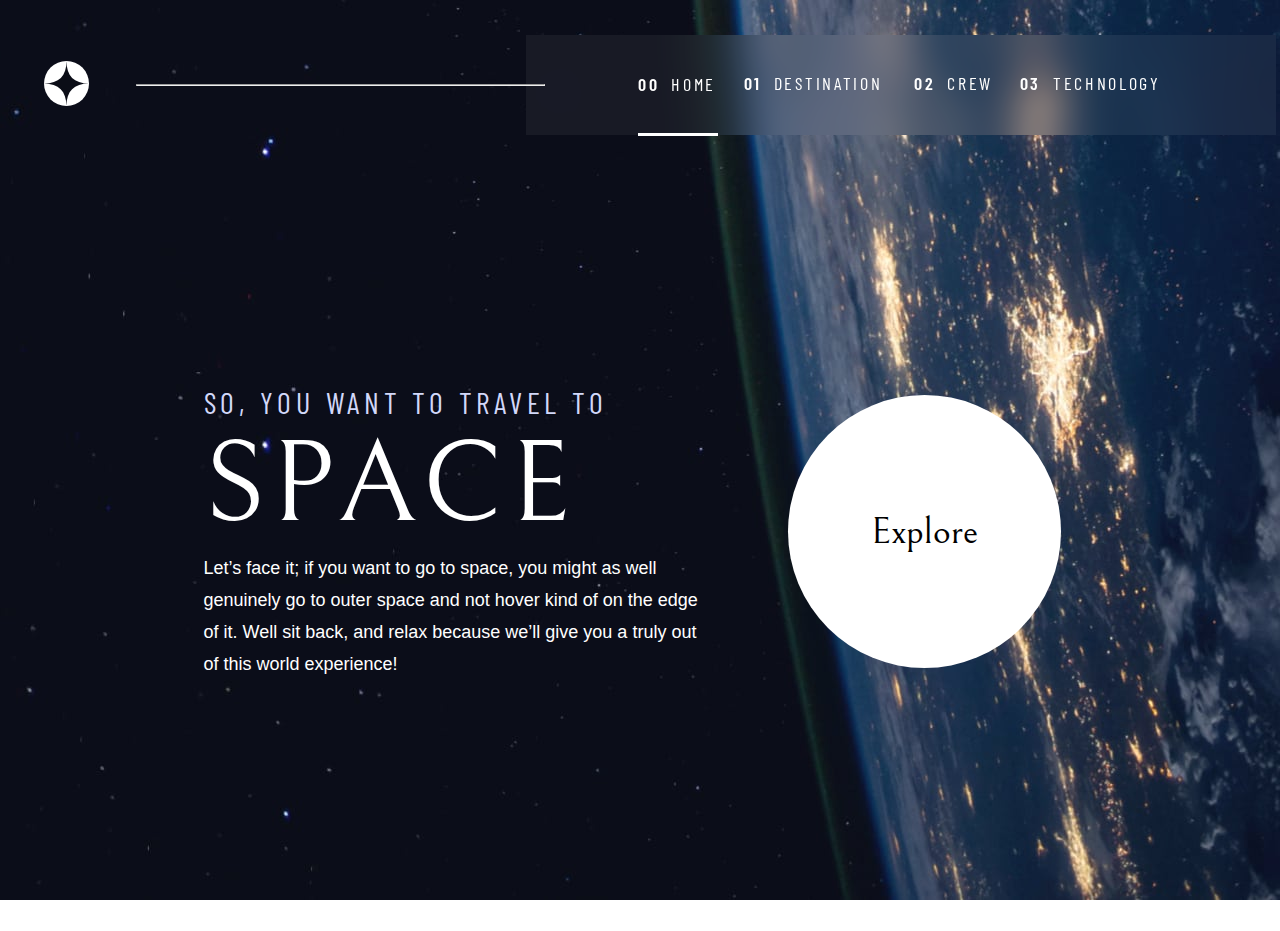
<file: index.html>
<!DOCTYPE html>
<html lang="en">
<head>
    <meta charset="UTF-8">
    <meta name="viewport" content="width=device-width, initial-scale=1.0">
    <title>space</title>

    <link rel="stylesheet" href="./style.css">
    <link rel="stylesheet" href="./navbar.css">
    <link rel="stylesheet" href="https://cdnjs.cloudflare.com/ajax/libs/font-awesome/6.4.2/css/all.min.css" integrity="sha512-z3gLpd7yknf1YoNbCzqRKc4qyor8gaKU1qmn+CShxbuBusANI9QpRohGBreCFkKxLhei6S9CQXFEbbKuqLg0DA==" crossorigin="anonymous" referrerpolicy="no-referrer" />

</head>
<body>




        <header>
            <span id="logo"><img src="./logo.svg" alt=""></span>


            <article id="rule"><hr></article>
        
            <input type="checkbox" name="" id="chk">
           
            <label for="chk" id="menubar"></label>
                        


            <nav>

                <a href="./index.html" id="hombot">
                    <span class="no">00</span>
                    HOME
                </a>

                
                <a href="./destination/destination.html" class="dest">
                    <span class="no">01</span>
                    Destination
                </a>
                    
                <a href="./crew/commander.html" rel="noopener noreferrer">
                    <span class="no">02</span>
                    Crew
                 </a>
                    
                <a href="./technology/vehicle.html" class="dest">
                    <span class="no">03</span>
                    Technology
                </a>
            </nav>
            
        </header>

        <main>
            <section>
                <div class="left">
                    <h1>So, you want to travel to</h1>
                    <span>Space</span>
                    <p>Let’s face it; if you want to go to space, you might as well genuinely go to outer space and not hover kind of on the edge of it. Well sit back, and relax because we’ll give you a truly out of this world experience! </p>
                </div>
               
                <div class="right">
                    <span>Explore</span>
                </div>
            </section>
        </main>
</body>
</html>
</file>
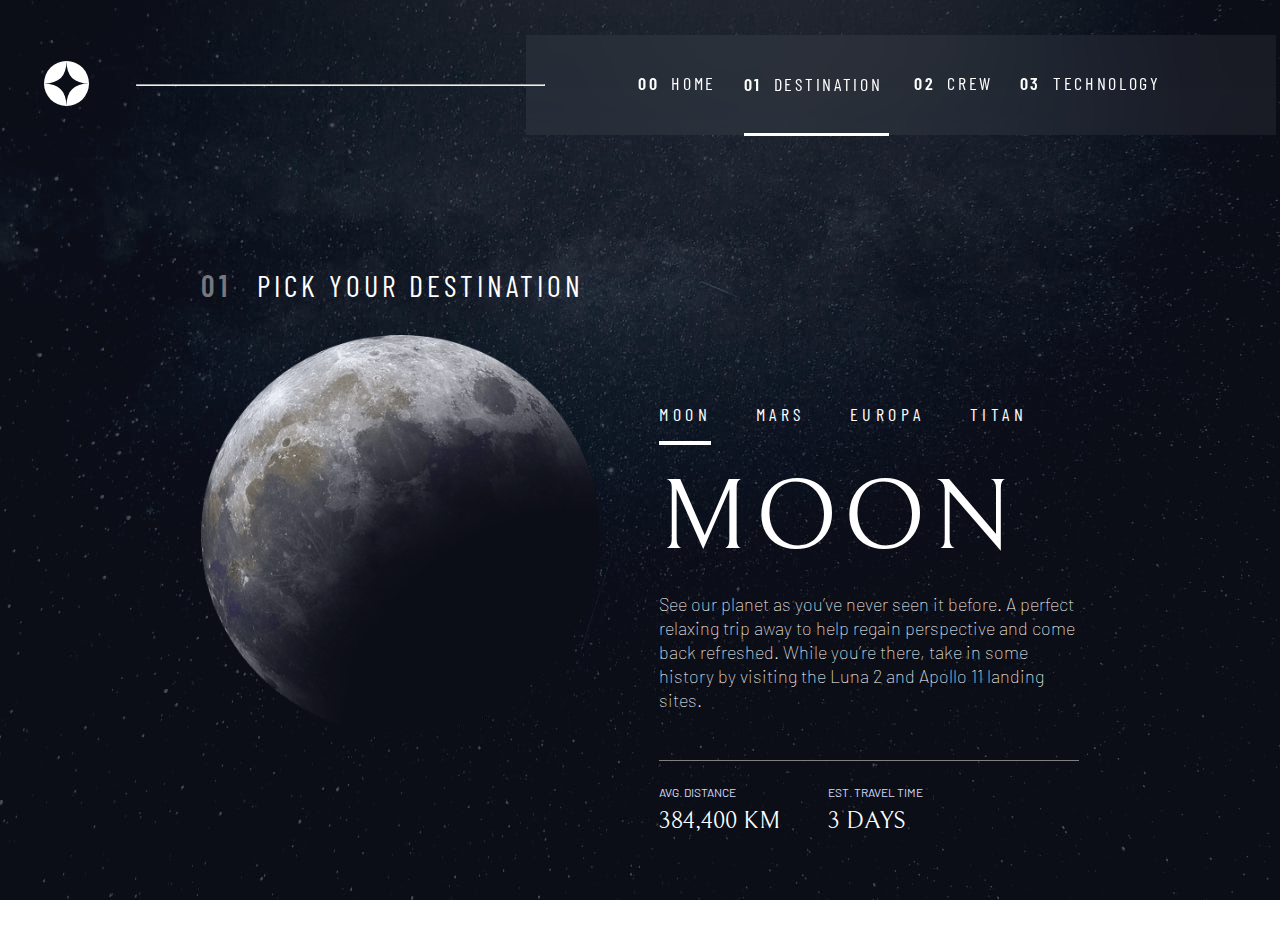
<file: destination/destination.html>
<!DOCTYPE html>
<html lang="en">
<head>
    <meta charset="UTF-8">
    <meta name="viewport" content="width=device-width, initial-scale=1.0">
    <title>Destination</title>
    <link rel="stylesheet" href="./destination.css">
    <link rel="stylesheet" href="../navbar.css">
    <link rel="stylesheet" href="https://cdnjs.cloudflare.com/ajax/libs/font-awesome/6.4.2/css/all.min.css" integrity="sha512-z3gLpd7yknf1YoNbCzqRKc4qyor8gaKU1qmn+CShxbuBusANI9QpRohGBreCFkKxLhei6S9CQXFEbbKuqLg0DA==" crossorigin="anonymous" referrerpolicy="no-referrer" />


</head>
<body>
    
    <header>
        <span id="logo"><img src="../logo.svg" alt=""></span>

        <article id="rule"><hr></article>

            
        <!--  input -->
        
            <input type="checkbox" name="" id="chk">

            <label for="chk" id="menubar"></label>



        <nav>
            <a href="../index.html" >
                <span class="no">00</span>
                HOME
            </a>

            
            <a href="./destination.html" id="hombot" class="dest">
                <span class="no">01</span>
                Destination
            </a>
                
            <a href="../crew/commander.html" rel="noopener noreferrer">
                <span class="no">02</span>
                Crew
             </a>
                
            <a href="../technology/vehicle.html" class="dest">
                <span class="no">03</span>
                Technology
            </a>
        </nav>
        
    </header>

<!-- --------------------------------------------------------------------------- -->

<main>

    <div id="frame">


        <section id="moon__">

            <div id="left"> 
    
                <div> 
                    <b>01 </b>
                    Pick your destination
                </div>
    
                <figure id="fig">
                    <img src="../assets/destination/image-moon.png" alt="">
                </figure>
            </div>


    
            <div id="right">
                <ul>
                    <li id="mooo"
                    
                    style="    border-bottom: 4px solid #ffffff;"
                    
                    ><a href="#moon__" target="" >MOON</a></li>
                    <li id="mar"><a href="#mars__" target="">MARS</a></li>
                    <li id="euo"><a href="#eupo__" target="">EUROPA</a></li>
                    <li id="tit"><a href="#titan__" target="">TITAN</a></li>
                </ul>
        
    
                <span id="moon">MOON</span>
    
                <P>See our planet as you’ve never seen it before. A perfect relaxing trip away to help regain perspective and come back refreshed. While you’re there, take in some history by visiting the Luna 2 and Apollo 11 landing sites.</P>
    
                <div>
                    <Span class="km">
                        <article>Avg. distance</article>
                        384,400 km
                    </Span>
                    <Span class="km">
                        <article>Est. travel time</article>
                        3 days
                    </Span>    
                </div>
            </div>
    
        </section>
    
    <!-- --------------------------------------------------------------------------- -->
    
    
        <section id="mars__">
    
            <div id="left"> 
    
                <div> 
                    <b>01 </b>
                    Pick your destination
                </div>
    
                <figure id="fig">
                    <img src="../assets/destination/image-mars.png" alt="">
                </figure>
            </div>

    
            <div id="right">

             <ul>
                <li id="mooo"><a href="#moon__" target="" >MOON</a></li>
                  
                 <li id="mar"
                    
                    style="border-color: rgb(255, 255, 255) !important;"
    
                ><a href="#mars__" target="">MARS</a></li>
                    
                <li id="euo"><a href="#eupo__" target="">EUROPA</a></li>
                <li id="tit"><a href="#titan__" target="">TITAN</a></li>
            </ul>
        
                <span id="moon">MARS</span>
    
                <P>Don’t forget to pack your hiking boots. You’ll need them to tackle Olympus Mons, the tallest planetary mountain in our solar system. It’s two and a half times the size of Everest!</P>
    
                <div>
                    <Span class="km">
                        <article>Avg. distance</article>
                        225 mil. km
                    </Span>
                    <Span class="km">
                        <article>Est. travel time</article>
                        9 months
                    </Span>    
                </div>
            </div>
    
        </section>

    <!-- --------------------------------------------------------------------------- -->


        <section id="eupo__">

            <div id="left"> 
    
                <div> 
                    <b>01 </b>
                    Pick your destination
                </div>
    
                <figure id="fig">
                    <img src="../assets/destination/image-europa.png" alt="">
                </figure>
            </div>
    
            <div id="right">
    
                <ul>
                    <li id="mooo"><a href="#moon__" target="" >MOON</a></li>
                    <li id="mar"><a href="#mars__" target="">MARS</a></li>
                    
                    <li id="euo"
                    
                    style="border-color: rgb(255, 255, 255) !important;"
                    
                    ><a href="#eupo__" target="">EUPORA</a></li>
                    <li id="tit"><a href="#titan__" target="">TITAN</a></li>
                </ul>
    
                <span id="moon" class="eupp">Europa</span>
    
                <p>The smallest of the four Galilean moons orbiting Jupiter, Europa is a winter lover’s dream. With an icy surface, it’s perfect for a bit of ice skating, curling, hockey, or simple relaxation in your snug wintery cabin.</p>
               
                <div>
                    <Span class="km">
                        <article>Avg. distance</article>
                        628 mil. km
                    </Span>
                    <Span class="km">
                        <article>Est. travel time</article>
                        3 years
                    </Span>    
                </div>
            </div>
    
        </section>

    <!-- --------------------------------------------------------------------------- -->


        <section id="titan__">

            <div id="left"> 
    
                <div> 
                    <b>01 </b>
                    Pick your destination
                </div>
    
                <figure id="fig">
                    <img src="../assets/destination/image-titan.png" alt="">
                </figure>
            </div>
    
            <div id="right">
    
                <ul>
                    <li id="mooo"><a href="#moon__" target="" >MOON</a></li>
                    <li id="mar"><a href="#mars__" target="">MARS</a></li>
                    <li id="euo"><a href="#eupo__" target="">EUROPA</a></li>
                  
                    <li id="tit"
                    
                    style="border-color: rgb(255, 255, 255) !important;"
                    
                    ><a href="#titan__" target="">TITAN</a></li>
                </ul>
    
                <span id="moon">Titan</span>
    
                <p>The only moon known to have a dense atmosphere other than Earth, Titan is a home away from home (just a few hundred degrees colder!). As a bonus, you get striking views of the Rings of Saturn.</p>
              
                <div>
                    <Span class="km">
                        <article>Avg. distance</article>
                        1.6 bil. km
                    </Span>
                    <Span class="km">
                        <article>Est. travel time</article>
                        7 years
                    </Span>    
                </div>
            </div>
    
        </section>
    

    </div>


</main>

</body>
</html>
</file>
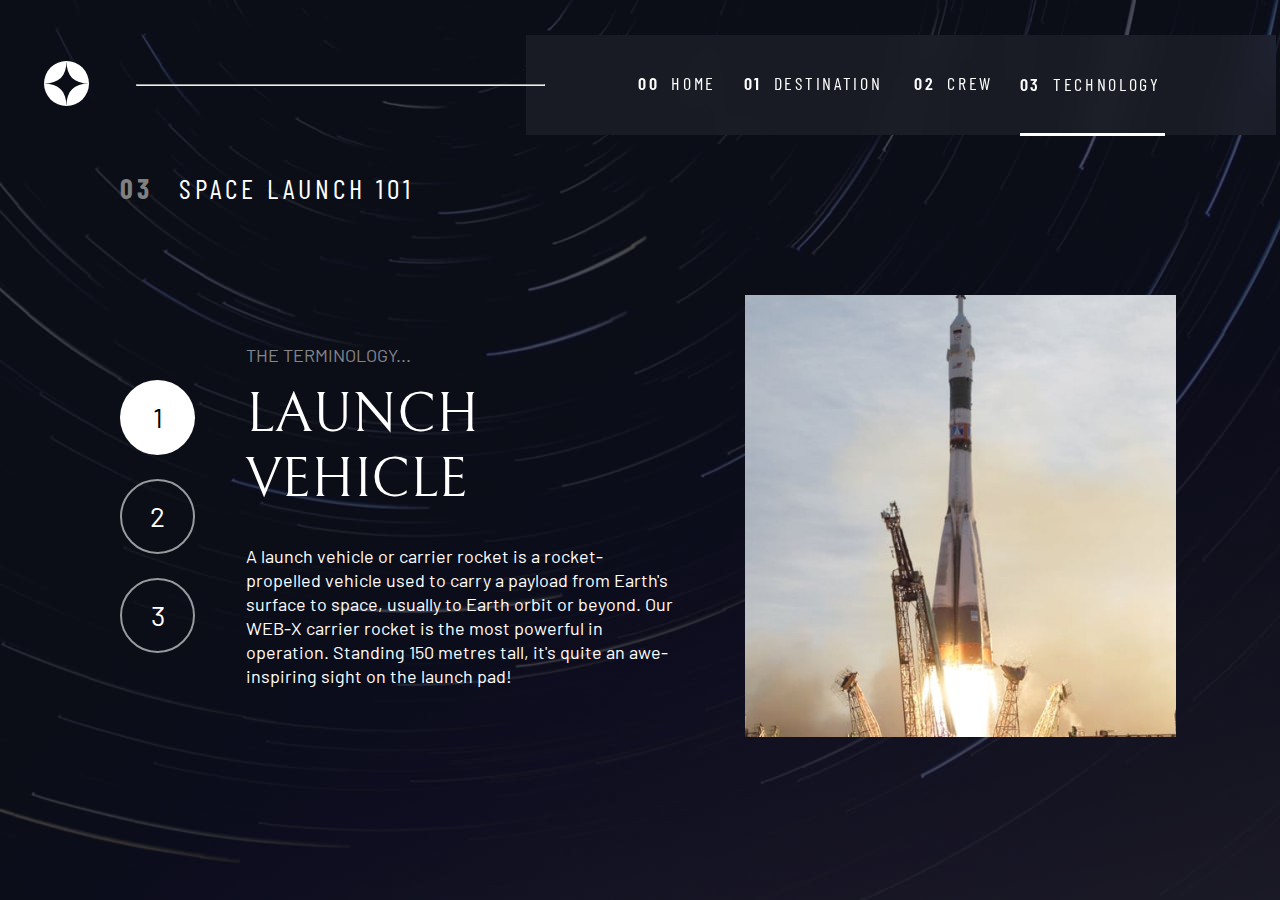
<file: technology/vehicle.html>
<!DOCTYPE html>
<html lang="en">
<head>
    <meta charset="UTF-8">
    <meta name="viewport" content="width=device-width, initial-scale=1.0">
    <title>space launch</title>
    <link rel="stylesheet" href="./space.css">
    <link rel="stylesheet" href="../navbar.css">
    <link rel="stylesheet" href="https://cdnjs.cloudflare.com/ajax/libs/font-awesome/6.4.2/css/all.min.css" integrity="sha512-z3gLpd7yknf1YoNbCzqRKc4qyor8gaKU1qmn+CShxbuBusANI9QpRohGBreCFkKxLhei6S9CQXFEbbKuqLg0DA==" crossorigin="anonymous" referrerpolicy="no-referrer" />

    
</head>
<body>

    <header>
        <span id="logo"><img src="../logo.svg" alt=""></span>

        <article id="rule"><hr></article>

            
        <!--  input -->
        
            <input type="checkbox" name="" id="chk">

            <label for="chk" id="menubar"></i></label>



        <nav>
            <a href="../index.html"  >
                <span class="no">00</span>
                HOME
            </a>

            
            <a href="../destination/destination.html"  class="dest">
                <span class="no">01</span>
                Destination
            </a>
                
            <a href="../crew/commander.html"  rel="noopener noreferrer" >
                <span class="no">02</span>
                Crew
             </a>
                
            <a href="./vehicle.html"  class="dest" id="hombot">
                <span class="no">03</span>
                Technology
            </a>
        </nav>
        
    </header>


    <!-- --------------------------------------------------------------------------- -->

    <main>

        <div id="frame">

            <div id="frame_inner">


                <section id="vehicle_">

                    <div class="no23"><b>03</b> Space launch 101</div>

                            <div class="num">
                                <a href="#vehicle_" id="mun_se">1</a>
                                <a href="#port_">2</a>
                                <a href="#capsule_">3</a>
                            </div>


                            <div class="termi">
                                
                                <div id="the">The terminology...</div>
            
                                <div id="space">Launch vehicle</div>
                                
                                <p>A launch vehicle or carrier rocket is a rocket-propelled vehicle used to carry a payload from Earth's surface to space, usually to Earth orbit or beyond. Our WEB-X carrier rocket is the most powerful in operation. Standing 150 metres tall, it's quite an awe-inspiring sight on the launch pad!</p>
                            </div>


            
                        <div class="right r1">
                            <img src="../assets/technology/image-launch-vehicle-portrait.jpg" alt="">
                        </div>
            
                </section>

<!-- --------------------------------------------------------------------------- -->


                <section id="port_">

                    <div class="no23"><b>03</b> Space launch 101</div>


                            <div class="num">
                                <a href="#vehicle_" >1</a>
                                <a href="#port_" id="mun_se">2</a>
                                <a href="#capsule_">3</a>
                            </div>


                            <div class="termi">
                                
                                <div id="the">The terminology...</div>
            
                                <div id="space">Spaceport</div>
                                
                                <p>A spaceport or cosmodrome is a site for launching (or receiving) spacecraft, by analogy to the seaport for ships or airport for aircraft. Based in the famous Cape Canaveral, our spaceport is ideally situated to take advantage of the Earth’s rotation for launch.</p>
                            </div>
            
                        <div class="right rp" >
                            <img src="../assets/technology/image-spaceport-portrait.jpg" alt="">
                        </div>

                </section>

<!-- --------------------------------------------------------------------------- -->

                <section id="capsule_">

                    <div class="no23"><b>03</b> Space launch 101</div>

                            <div class="num">
                                <a href="#vehicle_" >1</a>
                                <a href="#port_" >2</a>
                                <a href="#capsule_" id="mun_se">3</a>
                            </div>


                            <div class="termi">
                                
                                <div id="the">The terminology...</div>
            
                                <div id="space">Space capsule</div>
                                
                                <p>A space capsule is an often-crewed spacecraft that uses a blunt-body reentry capsule to reenter the Earth's atmosphere without wings. Our capsule is where you'll spend your time during the flight. It includes a space gym, cinema, and plenty of other activities to keep you entertained.</p>
                            </div>
            
                        <div class="right rc">
                            <img src="../assets/technology/image-space-capsule-portrait.jpg" alt="">
                        </div>
            
                </section>


<!-- --------------------------------------------------------------------------- -->
        </div>

        </div>

    </main>
    
</body>
</html>
</file>
<file: style.css>
@import url(https://fonts.googleapis.com/css2?family=Barlow+Condensed:wght@200&display=swap);
@import url(https://fonts.googleapis.com/css2?family=Barlow+Condensed:wght@200&family=Bellefair&display=swap);
  @import url(https://fonts.googleapis.com/css2?family=Barlow+Condensed:wght@200;400;500&family=Bellefair&family=Poppins:wght@300;400;700&display=swap);



  *{
    padding: 0;
    margin: 0;
    box-sizing: border-box;
}

a{
    text-decoration: none;
    color: #fff;
}

:root{
    --nav-font:'Barlow Condensed', sans-serif;
    --nav_barlow:"Barlow", sans-serif;
    --nav_font-space: 'Bellefair', serif;

}

body{
    width: 100vw;
    height: 100vh;
    color: #fff;
    background-image: url(./assets/home/background-home-desktop.jpg);
    background-size: cover;
    background-repeat: no-repeat;
    background-position: center;
    background-attachment: fixed;
}


/* ------------------------------------------------------------------------- */
/* main */
/* ------------------------------------------------------------------------- */

main{
    height: 87vh;
    display: flex;
    align-items: center;
    margin-top: 3rem;
}

section{
    height: 80vh;
    min-width: 100vw;
    padding: 1rem 3rem 2rem 2rem;


    display: grid;
    grid-template-columns: minmax(300px ,520px)  273px;
    align-items: center;
    justify-content: center;
    gap: 5vw;
}

.left{
    max-height: 50vh;
    text-align: left;
    margin-right: 1.5rem;
    

}
.right{
    height: 273px;
    background-color: #fff;
    color: black;
    font-family: "Bellefair", serif;;
    font-size: 38px;
    
    display: grid;
    place-content: center;
    border-radius: 50%;

}

/* ------------------------------------------------------------------------- */


.left h1{
    font-family: var(--nav-font);
    color: rgb(210, 216, 249);
    font-size: 30px;
    font-weight: 400;
    letter-spacing: 4.75px;
    text-transform: uppercase;
}
.left span{
    font-family: "Bellefair", serif;;
    text-transform: uppercase;
    font-size: 9vw;
    font-weight: lighter;
    letter-spacing: 6.5px;
}
.left p{
    font-family: var(--nav_barlow);
    font-weight: 400;
    font-size: 18px;
    color: #fff;
    line-height: 2rem;
}

/* ------------------------------------------------------------------------- */

.right:hover{
    cursor: pointer;
    transition: 0.5s linear;
    outline: 4.2rem solid #ffffff25
}





/* ------------------------------------------------------------------------- */

/* media --- 1 */

/* ------------------------------------------------------------------------- */

@media (max-width:720px){

        body{
            background-image: url(./assets/home/background-home-tablet.jpg);
        }
    main{
        margin-top: 0;
        padding: 0 ;


    }

    section{
        grid-auto-flow: row;
        grid-template-columns: minmax(5rem,0.9fr);
        grid-template-rows: 1fr 1fr;
        padding: 0 ;
        justify-items: center;
        gap: 1rem;
    }

    .left{
        text-align: center;
        margin-right: 0;
        padding: 0 ;

    }

    .right{
        width: 260px;
    }



    .left h1{
        font-size: 1.9rem;
        letter-spacing: 3px;
    }
    .left span{
        font-size: 80px;
    }
    .left p{
        font-size: 16px;
        line-height: 1.6rem;
    }
    
}

@media (max-width:576px){

    .left h1{
        font-size: 23px;
        font-weight: 300;
        margin-bottom: 1rem;
    }
    .left span{
        font-size: 60px;
    }

    .left p{
        font-size: 14px;
        margin-bottom: 1rem;

    }

    .right{
        width: 200px;
        height: 200px;
    }
}
</file>
<file: navbar.css>
@import url('https://fonts.googleapis.com/css2?family=Barlow+Condensed:wght@200;500&family=Bellefair&family=Poppins:wght@300;400;700&display=swap');


*{
    box-sizing: border-box;
}
header{
    width: 100vw;
    height: auto;
    
    position: relative;
    top: 35px;

    display: grid;
    grid-template-columns:100px minmax(0,0.95fr) minmax(0px,750px);

    justify-content: space-around;
    align-items: center;
}

#logo{
    padding-left: 2.5rem;
}
#logo img{
    width: 45px;
}

nav{
    height: 100px;
    
    padding: 0 20vw;

    display: flex;
    align-items: center;
    justify-content: center;
    gap: 2vw;

    background-color: #ffffff0e;
    backdrop-filter: blur(20px);
}
 
nav a{
    min-width: 80px;
    padding: 38px 0;
    font-family: "Barlow Condensed", sans-serif;
    font-size: 18px;
    text-transform: uppercase;
    letter-spacing: 2.7px;
    /* font-weight: 600; */
    color: #fff;
    border-bottom: 4px solid #9da4b000;

}

.dest{
    min-width: 145px;
}

#hombot{
    border-bottom: 3px solid white;
}

nav a span{
    /* font-size: 14px; */

    font-weight: 600;
    margin-right: 5px;
}
nav a:hover{
    border-bottom: 4px solid #9DA4B0;
}
header article{
    position: relative;
    left: 2vw;
    z-index: 4; 

    
}

#menubar, #chk , #cancel
{
    display: none;
}


/* --------------------------------------------------------------- */

/*  media query 1 */

/* --------------------------------------------------------------- */

@media (max-width: 770px){

    header{
        height: 91px;
        
        top: 0px;
    
        grid-template-columns:80px minmax(440px,440px);
    
        justify-content: space-between;
        align-items: center;

    }
    

    #logo{
        padding-left: 1.7rem;
    }

    #rule{
        display: none;
    }

    nav{
        height: 90px;
        padding: 0 15vw;
        gap: 1.5rem;
    }
    
    nav a{
        min-width: 40px;
        padding: 32px 0;
        font-size: 16px;
    }

    .dest{
        min-width: 98px;
    }
    

    nav a span{
        display: none;
    }
    

}


/* --------------------------------------------------------------- */

/*  media query -- 2 */

/* --------------------------------------------------------------- */

@media (max-width: 551px){

    /*  to avoid // hide nav bar transition */


    /* nav{
        transform: translateX(100%) translateY(0) ;
    }
 */

}



@media (max-width: 576px){

    header{
        /* position: relative; */
        grid-template-columns:100px minmax(0,0.95fr) minmax(0px,450px);

        /* overflow: hidden; */

    }

    nav{
        display: none;


        /* background-color: #b64545; */
        height: 100vh;

        padding: 9rem min(2rem);

        position: absolute;
        top: 0px;
        right: 0;

        flex-direction: column;
        align-items: flex-start;
        justify-content: start ;
        gap: 1rem;

        transform: translateX(200%) translateY(0) ;
        transition: all 1s;
        
    }

    nav a{
        width: 55vw;
        padding: 0.3rem;
        font-size: 16px;
    }
 
    nav a span{
        display: inline;
    }

    #menubar{
        display: inline;

        height: 20px;
        width: 20px;
        background-image: url(./assets/shared/icon-hamburger.svg);
        background-size: cover;

        position: absolute;
        right: 2rem;
        z-index: 2;
    }

    #chk:checked ~ nav{
        display: flex;

        /* visibility: visible; */

        transform: translateX(0) translateY(0) ;
        transition: all 1s;

    }

    #chk:checked ~ #menubar{

        background-image: url(./assets/shared/icon-close.svg);
    }




}
</file>
<file: destination/destination.css>
@import url(https://fonts.googleapis.com/css2?family=Barlow+Condensed:wght@200&display=swap);
@import url(https://fonts.googleapis.com/css2?family=Barlow+Condensed:wght@200&family=Bellefair&display=swap);
  @import url(https://fonts.googleapis.com/css2?family=Barlow+Condensed:wght@200;500&family=Bellefair&family=Poppins:wght@300;400;700&display=swap);
  @import url(https://fonts.googleapis.com/css2?family=Barlow&family=Barlow+Condensed:wght@200;400;500&family=Bellefair&family=Poppins:wght@300;400;700&display=swap);

  *{
    padding: 0;
    margin: 0;
    box-sizing: border-box;
    list-style: none;
}

a{
    text-decoration: none;
    color: #fff;
}

:root{
    --f14: 14px;
    --f16: 1rem;
    --f18: 18px;
    --f25: 25px;
    --f28: 28px;
    --f30: 30px;

    --nav-font:'Barlow Condensed', sans-serif;;
    --nav_font-space: 'Bellefair', serif;
    --nav_font_space_2: 'Barlow Condensed', sans-serif;
    --nav_barlow:"Barlow", sans-serif;

}

body{
    width: 100vw;
    height: 100vh;
    color: #fff;
    background-image: url(../assets/destination/background-destination-desktop.jpg);
    background-size: cover;
    background-repeat: no-repeat;
    background-position: center;
    background-attachment: fixed;
}

/* ------------------------------------------------------------------------- */

/* body */

main{
    width: 100vw;
    height: auto;
}

#frame{
    margin-top: 3rem; 
    
    height: 89vh;
    overflow: hidden;

    display: flex;
    flex-direction: column;
    justify-content: flex-start;
    gap: 20rem;
}

section{
    width: 100vw;
    height: 100%;
    text-align: left;  
    padding: 4rem 2rem;

    display: grid;
    grid-template-columns:  minmax(150px,420px) minmax(100px,420px);
    place-content: center;
    gap: 3vw;
}

/* ------------------------------------------------------------------------- */

/*  left */

#left{
    height: 75vh;
    padding-top: 3.5rem;


    display: flex;
    flex-direction: column;
    gap: 2rem;
}

#left > div{
    width: 420px;
    font-family: var(--nav-font);
    font-size: var(--f30);
    font-weight: 400;
    text-transform: uppercase;
    letter-spacing: 4px;

}
#left b{
    font-weight: 600;
    margin-right: 1rem;
    color: rgba(255, 255, 255, 0.437);
}

figure{
    width: 100%;
}

figure img{
    width: 95%;
}

/* ------------------------------------------------------------------------- */

/*  right */
/* ------------------------------------------------------------------------- */

#right{
    height: 100%;

    padding-top: 7.8rem;

    display: flex;
    flex-direction: column;
    justify-content: center;
    gap: 1rem;

}

 ul{
    font-size: var(--f18);
    letter-spacing: 4.5px;
    font-family: var(--nav-font);

    display: flex;
    gap: 3.5vw;
}
 li{
    padding: 1rem 0;
    border-bottom: 4px solid #aeadad00;

}
 li:hover{
    border-bottom: 4px solid #aeadad;
}

#moon{
    font-family: var(--nav_font-space);
    text-transform: uppercase;
    font-size: 100px;
    font-weight: lighter;
    letter-spacing: 6.5px;
}
#right p{
    font-family: var(--nav_barlow);
    font-weight: 100;
    font-size: var(--f18);
    color: #fff;
    line-height: 1.5rem;
    padding-bottom: 3rem;
    border-bottom: 1px gray solid;

}

#right div{
    padding-top: 0rem;
    text-transform: uppercase;

    display: flex;
    gap: 3rem;
}

#right div .km{
    font-family: var(--nav_font-space);
    font-size: 1.5rem;

}

#right span article{
    font-family: "Barlow", sans-serif;
    font-size: 12px;
    color: rgb(210, 216, 249);
    padding: 0.5rem 0;
}

#titan__{
    margin-bottom: 3rem;
}


/* ------------------------------------------------------------------------- */


/*  media 1 */

/* ------------------------------------------------------------------------- */

@media (max-width:800px){

body{
    background-image: url(../assets/destination/background-destination-tablet.jpg);
}

#frame{
    height: 125vh;
}

section{
    height: 100%;
    text-align: center;  
    margin-top: 0;  
    padding: 0 1rem 1rem 1rem;

    grid-auto-flow: row;
    grid-template-columns:  0.9fr;
    grid-template-rows: minmax(200px,450px) 2fr;
    place-content: center;
    gap: clamp(1rem,1vw);
}

/* ------------------------------------------------------------------------- */

/*  left */

#left{
    height: 100%;
    padding-top: 0;
    gap: 1rem;
    align-items: center;
}

#left > div{
    font-size: var(--f25);
    padding: 0 1rem;
    letter-spacing: 3px;
    align-self: flex-start;

    display: flex;
    justify-content: left;
    align-items: center;
}

figure{
    display: grid;
    grid-template-columns: minmax(150px,410px);
    place-content: center;
    justify-items: center;
}

figure img{
    max-width: 90vw;
    object-fit: contain;
}

/* ------------------------------------------------------------------------- */

/*  right */
/* ------------------------------------------------------------------------- */


#right{

    height: 100%;
    width: 100%;
    padding: 2.5rem 1rem 0 1rem;
    

    gap: 1rem;
    align-items: center;


}

#right ul{
    font-size: var(--f16);
    letter-spacing: 4px;

    justify-content: center;
    
}
#right li{
    padding: 0.9rem 0.2rem;

}

#moon{
    font-size: 80px;
}

#right p{
    width: 80vw;
}

#right div{
    padding-top: 1rem;

    justify-content: center;
}

}

/* ------------------------------------------------------------------------- */

/*  media query -- 3 */
/* ------------------------------------------------------------------------- */



@media (max-width:576px){

    body{
        background-image: url(../assets/destination/background-destination-mobile.jpg);
    }

    #left > div{
        font-size: var(--f25);
        text-align: center;
        width: 98vw;
        justify-content: center;
    }    

    #frame{
        height: 990px;
        margin-top: -0.5rem;

    }
    

    section{
        grid-template-rows: minmax(200px,380px) 1fr;
    }

    #right p{
        font-size: var(--f14);
    }

    #right div{
        flex-direction: column;
    }

    #moon{
        font-size: 56px;
    }
    

}




@media (max-width:900px){

    .eupp{
        font-size: 80px !important;
    }
}
</file>
<file: technology/space.css>
@import url(https://fonts.googleapis.com/css2?family=Barlow+Condensed:wght@200&display=swap);
@import url(https://fonts.googleapis.com/css2?family=Barlow+Condensed:wght@200&family=Bellefair&display=swap);
  @import url(https://fonts.googleapis.com/css2?family=Barlow&family=Barlow+Condensed:wght@200;400;500&family=Bellefair&family=Poppins:wght@300;400;700&display=swap);


*{
    padding: 0;
    margin: 0;
    box-sizing: border-box;
}

a{
    text-decoration: none;
}

:root{
    --font-1:'Barlow Condensed', sans-serif;
    --font-3: "Barlow", sans-serif;
    --font-2: 'Bellefair', serif;

    --fsize_18: 18px;
    --fsize_28: 28px;
}

body{
    width: 100vw;
    height: 100%;
    color: #fff;
    background-image: url(../assets/technology/background-technology-desktop.jpg);
    background-size: cover;
    background-repeat: no-repeat;
    background-position: center;
    background-attachment: fixed;
}

/* ------------------------------------------------------------------------- */

/*  */

main{
    width: 100vw;
    height: 100%;
    margin-top: 3rem;

    display: grid;
    justify-content: center;
    grid-template-columns: minmax(750px,1200px);

}

#frame{
    /* border: 1px solid white; */

    height: 100%;
    width: 85vw;
    overflow: hidden;

    justify-self: center;

    display: flex;
    align-items: flex-start;
}

#frame_inner{
    height: 100%;
    width: 290vw;

    display: flex;
    align-items: flex-start;
    justify-content: flex-start;
    gap: 5rem;
    
}


section{
    /* border: 1px solid white; */


    max-height: 100%;
    width: 85vw;
    padding: 0.5rem 1.5rem;

    display: grid;
    align-items: center;
    justify-content: center;
    column-gap: 4vw;

    grid-template-areas:
        'no no no'
        'but div pic'
    ;

    grid-template-columns: 75px repeat(2,minmax(250px,515px)) ;
    grid-template-rows: minmax(100px,5vw) minmax(520px,20vw);
}

/* ------------------------------------------------------------------------- */


.no23{
    grid-area: no;
}
.num{
    grid-area: but;
}
.termi{
    grid-area: div;
}
.right{
    grid-area: pic;
}




/* ------------------------------------------------------------------------- */
.no23{
    height: 70px;
    font-family: var(--font-1);
    font-size: var(--fsize_28);
    font-weight: 400;
    text-transform: uppercase;
    letter-spacing: 4px;

    align-self: center;
}
.no23 b{
    font-weight: 700;
    color: gray;
    margin-right: 1rem;
}
/* ------------------------------------------------------------------------- */

.num{
    display: flex;
    flex-direction: column;
    gap: 1.5rem;
    justify-content: center;
}

.num > a{
    height: 75px;
    width: 75px;
    font-family: var(--font-3);
    font-size: var(--fsize_28);
    border: 2px solid #999A9E;
    border-radius: 50%;
    color: #fff !important;

    display: grid;
    place-content: center;
}

.num a:hover{
    background-color: #ffffff93;
}

#mun_se{
    background-color: #fff;
    color: black !important;
    border: #fff;
}

/* ------------------------------------------------------------------------- */
.termi{
    display: flex;
    flex-direction: column;
    gap: 1rem;

}
#the{
    font-family: var(--font-3);
    font-size: var(--fsize_18);
    color: rgba(255, 255, 255, 0.5);
    text-transform: uppercase;
}

#space{
    font-family: var(--font-2);
    font-size: 56px;
    text-transform: uppercase;

    margin-bottom: 1rem;

}

.termi p{
    font-family: var(--font-3);
    font-size: var(--fsize_18);
    font-family: 400;
    line-height: 1.5rem;
}

/* ------------------------------------------------------------------------- */


.right{
    height: 100%;
    width: 100%; 

    margin-left: 1rem;
}
.right img{
    height: 100%;
    width: 100%;
    object-fit: contain;
    display: block;
}

/* ------------------------------------------------------------------------- */

/* media -- 1 */

/* ------------------------------------------------------------------------- */


@media (max-width:750px){

    main{
        /* margin-top: 0rem; */
        grid-template-columns: 1fr;

    }

    #frame{
        height: 1000px;
        width: 100vw;
    }

    #frame_inner{
        width: 380vw;
    }



    section{
        width: 100vw;
        padding: 0rem;
        grid-template-areas:
            'no'
            'pic'
            'but'
            'div'
        ;
    
        grid-template-columns: 0.9fr;
        grid-template-rows: 75px minmax(0,36vw) 53px minmax(250px,1fr);
        row-gap: 2vw;
    }   
    
    .no23{
        display: flex;
        align-items: start;
    }

    .no23 b{
        margin-right: 0.5rem;
    }

    .right img{
        display: none;
    }

    .r1{
        background-image: url(../assets/technology/image-launch-vehicle-landscape.jpg);

    }
    .rp{
        background-image: url(../assets/technology/image-spaceport-landscape.jpg);
    }
    .rc{
        background-image: url(../assets/technology/image-space-capsule-landscape.jpg);
    }

    .right{
        margin-left: 0rem;
        max-height: 100%;

        background-repeat: no-repeat;
        background-size: contain;
    }


    .num{
        flex-direction: row;
    }

    .num > a{
        height: 43px;
        width: 43px;
    font-size: 16PX;
    }


    .termi{
        align-items: center;
        gap: 0.5rem;
        text-align: center;
    }

    #the{
        font-size: 24px;
    }

    #space{
        font-size: 40px;
    }

    .termi p{
        font-size: 16px;
        padding: 0 5rem;
    }

}

@media (max-width: 576px){

    section{
        gap: 12vw;
    }

    .no23{
        font-weight: 300;
    }
    #the{
        font-size: 16px;
    }

    #space{
        font-size: var(--fsize_28);
    }

    .termi p{
        font-size: 14px;
        padding: 0;
    }


}
</file>
